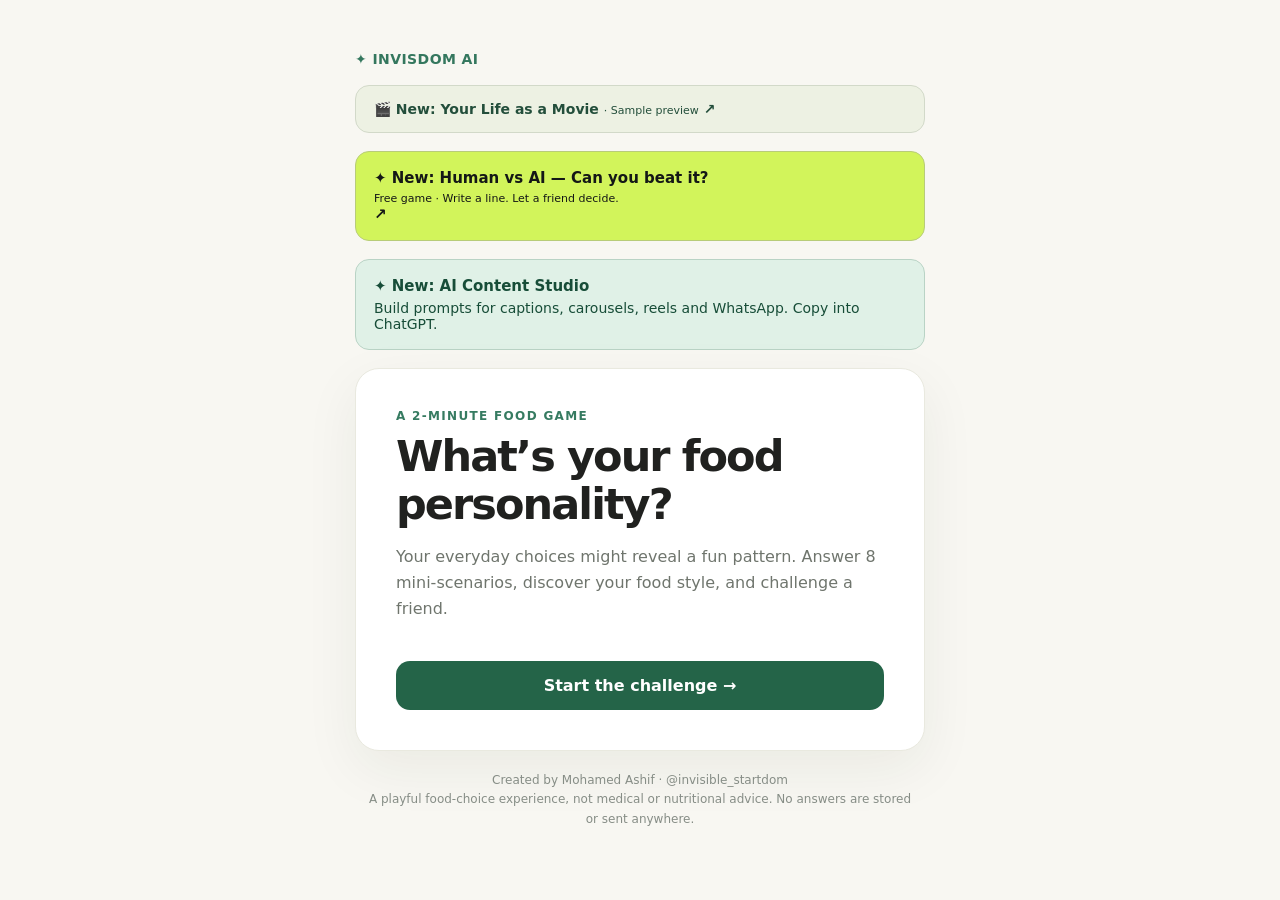
<file: index.html>
<!doctype html><html lang="en"><head><meta charset="utf-8"><meta name="viewport" content="width=device-width, initial-scale=1"><title>INVISDOM AI — Discover your food personality</title><style>:root{font-family:Inter,system-ui,-apple-system,Segoe UI,sans-serif;color:#20211f;background:#f8f7f2}*{box-sizing:border-box}body{margin:0;min-height:100vh;display:grid;place-items:center;padding:18px}.wrap{width:min(100%,570px)}.brand{font-size:14px;font-weight:800;letter-spacing:.03em;color:#34775e;margin-bottom:18px}.panel{background:white;padding:clamp(24px,6vw,40px);border:1px solid #e9e9df;border-radius:24px;box-shadow:0 18px 55px #1f2a1710}h1{font-size:clamp(29px,6vw,43px);letter-spacing:-.045em;line-height:1.12;margin:9px 0 14px}.muted{color:#6f756d;line-height:1.6}.eyebrow{font-size:12px;font-weight:800;letter-spacing:.11em;color:#367b61;text-transform:uppercase}.btn,.option{cursor:pointer;border:0;font:inherit}.btn{background:#246448;color:white;border-radius:14px;padding:15px 23px;font-weight:700;margin-top:24px;width:100%}.btn.secondary{background:#eaf3ed;color:#20583e;margin-top:10px}.option{display:block;text-align:left;width:100%;background:#f7f8f5;border:1px solid #e7ebe5;padding:15px 17px;border-radius:14px;margin:10px 0;font-weight:550;color:#2d332e}.option:hover,.option:focus{background:#e8f5ed;border-color:#80b394}.progress{height:7px;background:#e9efea;border-radius:10px;overflow:hidden;margin:17px 0 30px}.fill{height:100%;background:#368b62;transition:width .25s}.score{font-size:15px;color:#607365;font-weight:650}.result{background:#edf6ee;border-radius:17px;padding:20px;margin-top:25px}.result h2{margin:6px 0}.foot{font-size:12px;color:#868d86;text-align:center;line-height:1.6;padding:20px 12px}button:focus-visible{outline:3px solid #69b38c;outline-offset:3px}</style></head><body><main class="wrap"><div class="brand">✦ INVISDOM AI</div><a href="movie/" style="display:block;margin-bottom:18px;padding:15px 18px;border:1px solid #d2d9c9;border-radius:14px;background:#edf1e3;color:#234e3b;text-decoration:none;font-size:14px;font-weight:650">🎬 New: Your Life as a Movie <span style="font-size:11px;font-weight:400">· Sample preview</span> ↗</a><a href="arena/" style="display:block;margin-bottom:18px;padding:17px 18px;border:1px solid #b8cc79;border-radius:14px;background:#d2f45b;color:#141716;text-decoration:none;font-size:15px;font-weight:800">✦ New: Human vs AI — Can you beat it? <span style="display:block;margin-top:5px;font-size:11px;font-weight:400">Free game · Write a line. Let a friend decide.</span> ↗</a><a href="content-studio/" style="display:block;margin-bottom:18px;padding:17px 18px;border:1px solid #b9d3c5;border-radius:14px;background:#e0f1e7;color:#174d38;text-decoration:none;font-size:15px;font-weight:800">✦ New: AI Content Studio <span style="display:block;margin-top:5px;font-size:14px;font-weight:400">Build prompts for captions, carousels, reels and WhatsApp. Copy into ChatGPT.</span></a><section id="app" class="panel" aria-live="polite"></section><div class="foot">Created by Mohamed Ashif · @invisible_startdom<br>A playful food-choice experience, not medical or nutritional advice. No answers are stored or sent anywhere.</div></main><script>
const questions=[
{q:'You have 15 minutes for lunch. What do you choose?',a:['Try somewhere new','Grab my usual favorite','Find something balanced','Pick what is quickest']},
{q:'You spot an unfamiliar dish on a menu.',a:['Order it immediately','Stay with something I know','Check the ingredients first','Decide based on my mood']},
{q:'Your afternoon gets unexpectedly busy.',a:['Discover a new quick bite','Reach for my comfort snack','Pause and plan my next meal','Eat when I get a chance']},
{q:'A friend suggests a weekend food outing.',a:['New cuisine, definitely!','My favorite restaurant','A place with plenty of choices','Anywhere that fits our plans']},
{q:'Which food-shopping style sounds most like you?',a:['I love discovering new items','I buy trusted favorites','I make a list first','I improvise as I go']},
{q:'Someone brings a surprise dessert.',a:['Excited to taste it','Hope it is my favorite','Have some if I feel like it','See what everyone else does']},
{q:'How do you decide what to cook?',a:['Experiment with a recipe','Make a familiar meal','Consider what I have and need','Create something on the spot']},
{q:'What sounds most enjoyable at a food market?',a:['Sampling unusual flavors','Finding old favorites','Exploring fresh options','Following whatever catches my eye']}
];
const profiles=[{name:'The Flavor Explorer',emoji:'🌍',desc:'You are drawn to novelty and discovery. Trying new flavors is part of the fun.'},{name:'The Comfort Curator',emoji:'💛',desc:'Familiar favorites matter to you. You know which foods make an occasion feel special.'},{name:'The Thoughtful Chooser',emoji:'🌱',desc:'You like to pause, consider options, and make intentional food choices.'},{name:'The Spontaneous Foodie',emoji:'⚡',desc:'You are flexible and resourceful. Your food decisions adapt to the moment.'}];
let step=-1, answers=[];const el=document.getElementById('app');
function render(){if(step===-1){el.innerHTML='<div class="eyebrow">A 2-minute food game</div><h1>What’s your food personality?</h1><p class="muted">Your everyday choices might reveal a fun pattern. Answer 8 mini-scenarios, discover your food style, and challenge a friend.</p><button class="btn" id="start">Start the challenge →</button>';document.getElementById('start').onclick=()=>{step=0;render()};return}
if(step<questions.length){const item=questions[step];el.innerHTML='<div class="eyebrow">Question '+(step+1)+' of '+questions.length+'</div><div class="progress"><div class="fill" style="width:'+100*step/questions.length+'%"></div></div><h1>'+item.q+'</h1><div id="choices"></div><p class="muted score">No right or wrong answers.</p>';const choices=document.getElementById('choices');item.a.forEach((a,i)=>{const b=document.createElement('button');b.className='option';b.textContent=String.fromCharCode(65+i)+'. '+a;b.onclick=()=>{answers.push(i);step++;render()};choices.appendChild(b)});return}
const scores=[0,0,0,0];answers.forEach(i=>scores[i]++);const top=scores.indexOf(Math.max(...scores));const p=profiles[top];el.innerHTML='<div class="eyebrow">Your INVISDOM result</div><h1>'+p.emoji+' '+p.name+'</h1><p class="muted">'+p.desc+'</p><div class="result"><h2>Your mini food challenge</h2><p>Try one food choice outside your usual routine this week, and notice what you enjoy about it.</p></div><button class="btn" id="share">Share my result ↗</button><button class="btn secondary" id="again">Play again</button>';document.getElementById('again').onclick=()=>{answers=[];step=-1;render()};document.getElementById('share').onclick=async()=>{const url=location.protocol.startsWith('http')?location.href:'';const text='I tried INVISDOM AI and got “'+p.name+'” '+p.emoji+'! What is your food personality?'+(url?' '+url:'');try{if(navigator.share){await navigator.share({title:'INVISDOM AI food personality',text})}else if(navigator.clipboard){await navigator.clipboard.writeText(text);alert('Result copied!')}else prompt('Copy your result:',text)}catch(e){if(e.name!=='AbortError')prompt('Copy your result:',text)}}}
render();
</script></body></html>
</file>
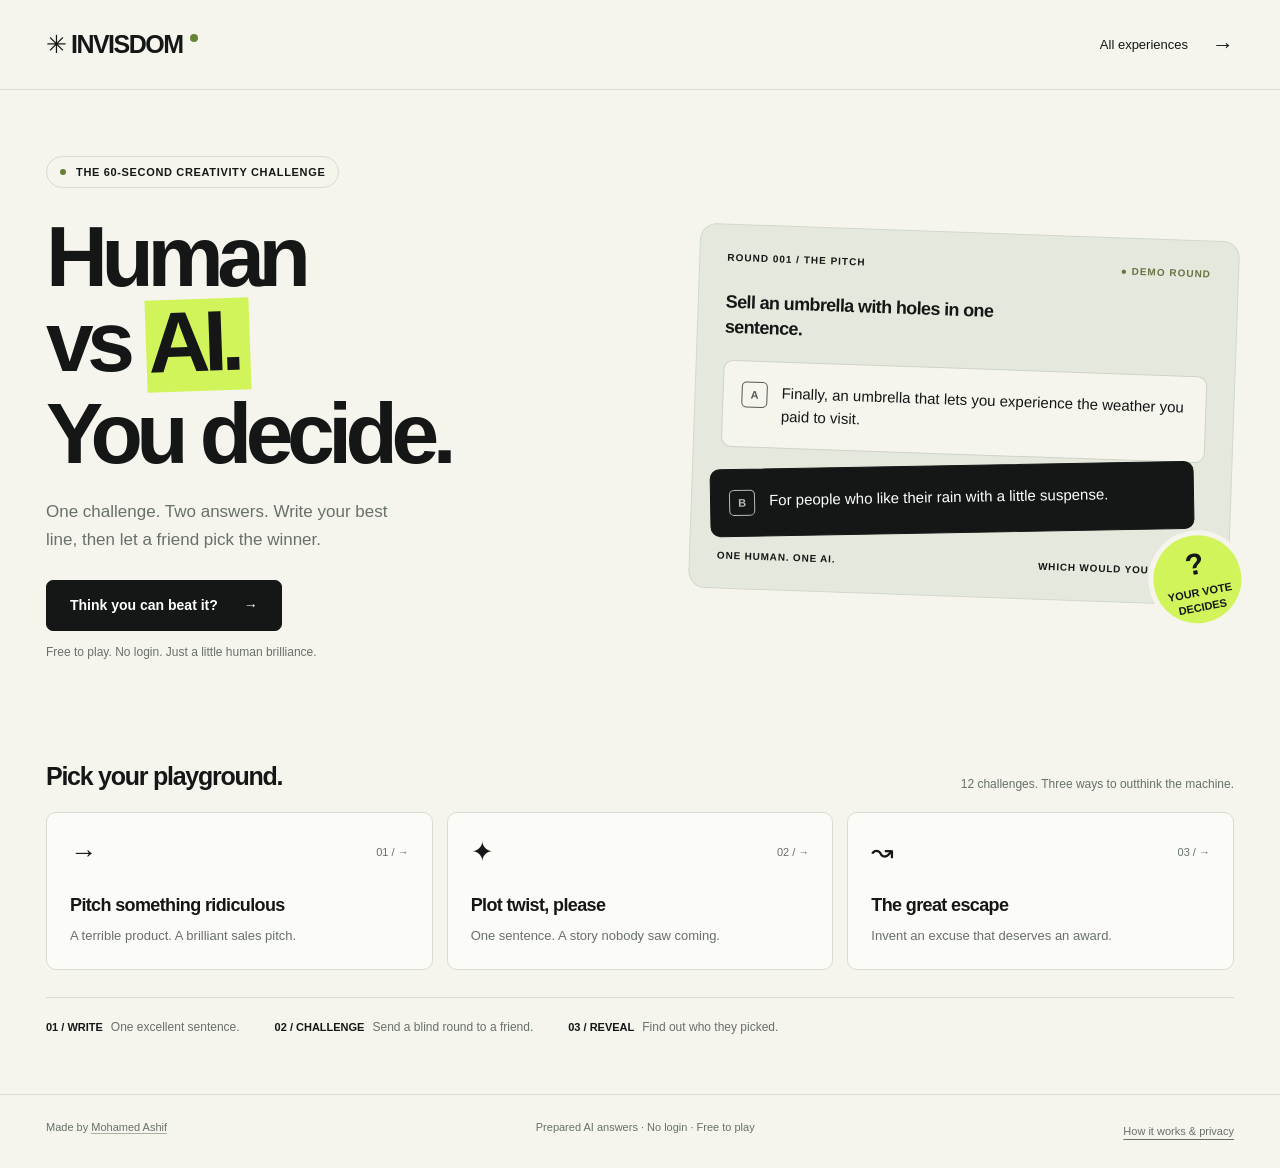
<file: arena/index.html>
<!doctype html>
<html lang="en">
<head>
 <meta charset="utf-8"><meta name="viewport" content="width=device-width,initial-scale=1">
 <meta name="theme-color" content="#141716">
 <title>Human vs AI — INVISDOM</title>
 <meta name="description" content="One challenge. Two answers. You choose the winner. Write your best line, challenge a prepared AI opponent, and let a friend decide. Free, no login.">
 <meta property="og:title" content="Human vs AI — Which answer wins?">
 <meta property="og:description" content="Write one brilliant line. Let a friend pick the winner. A free INVISDOM challenge.">
 <meta property="og:type" content="website">
 <link rel="stylesheet" href="arena.css">
</head>
<body>
 <header class="header"><a class="wordmark" href="../" aria-label="INVISDOM home">✳ INVISDOM<span class="brand-dot"></span></a><a class="home-link" href="../">All experiences <span>→</span></a></header>
 <main id="app"></main>
 <footer><span>Made by <a href="https://github.com/Ashif-6644" target="_blank" rel="noopener">Mohamed Ashif</a></span><span>Prepared AI answers · No login · Free to play</span><button id="about" class="text-link">How it works & privacy</button></footer>
 <dialog id="info"><button class="close" id="close-info" aria-label="Close">×</button><p class="eyebrow">THE SMALL PRINT, SIMPLIFIED</p><h2>Creativity wins.</h2><p>AI opponents are original answers written in advance and included with the game. There is no live AI generation, paid API, sign-up, or subscription.</p><p>Your name and answer travel inside the share link. Anyone with that link can read them, so use a nickname and keep private details out. These links are for casual play and can be edited; this is not a verified competition.</p><p>Each vote and its result stay in that browser tab. There is no shared vote count, public leaderboard, or analytics. To tell the creator who won, use “Send my verdict.” GitHub supplies the hosting and may process connection data under its own policies.</p></dialog>
 <div id="toast" class="toast" role="status" aria-live="polite" hidden></div>
 <script type="module" src="arena.mjs"></script>
</body></html>
</file>
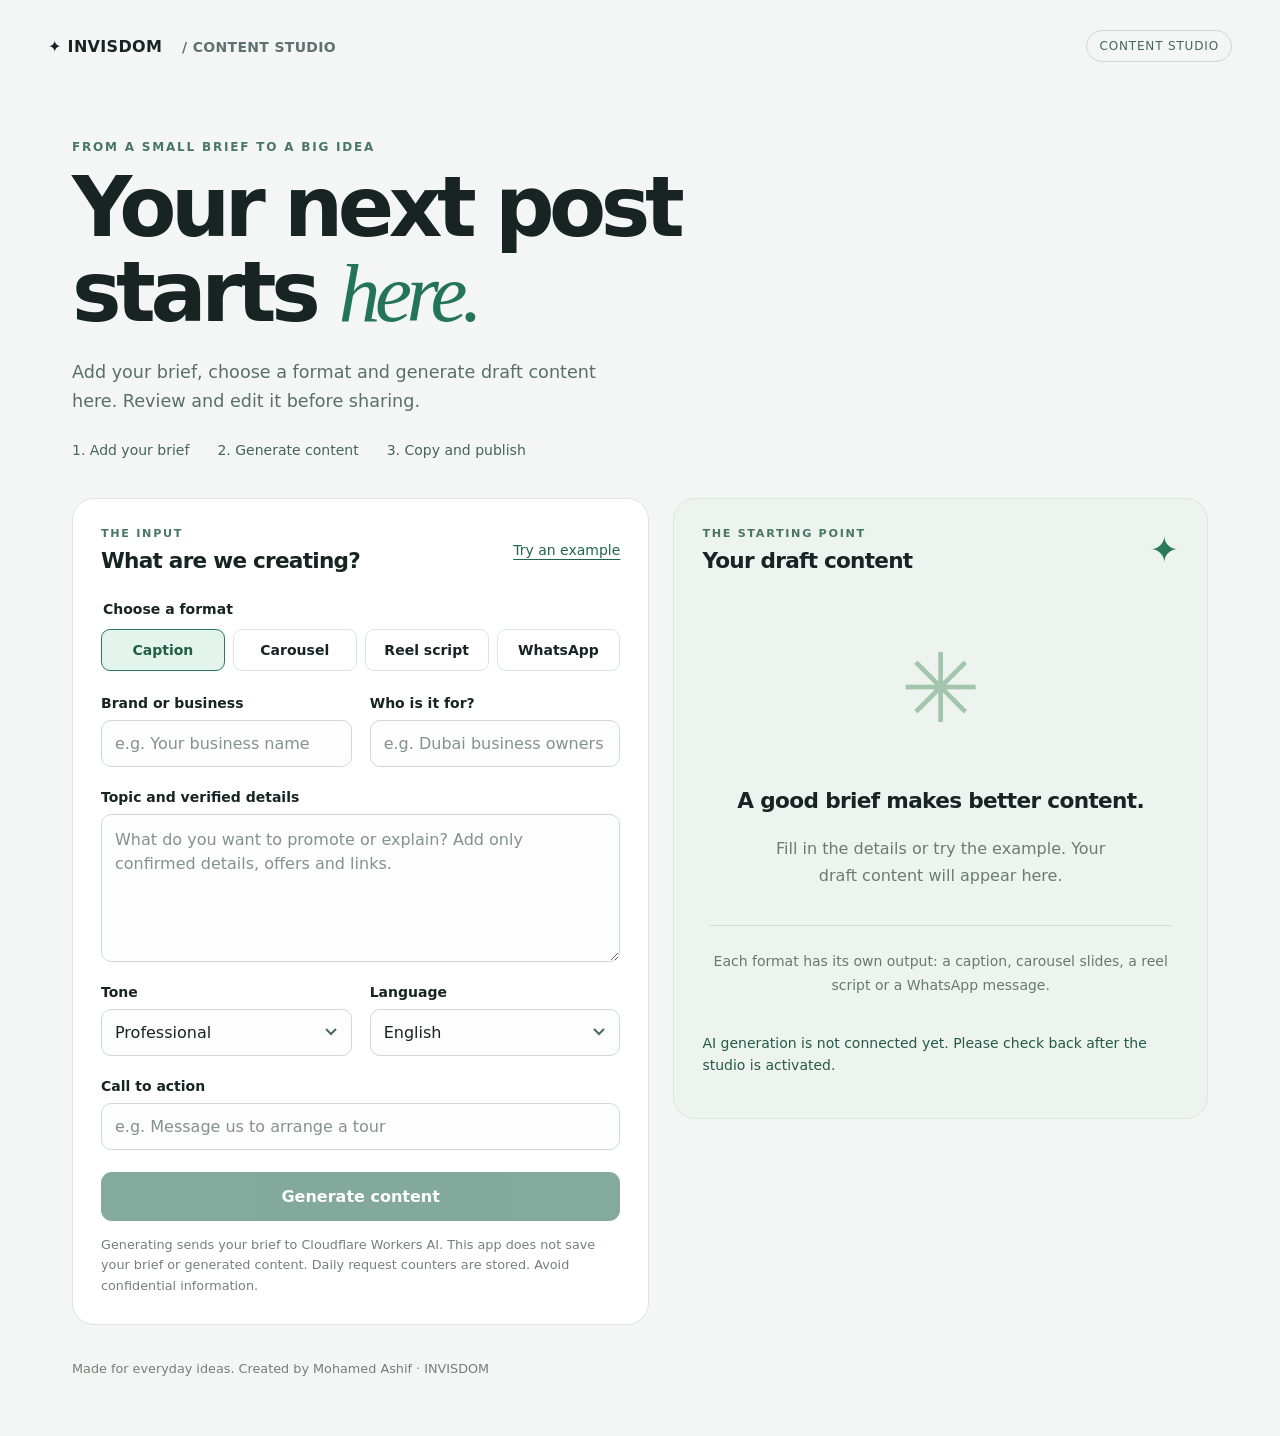
<file: content-studio/index.html>
<!doctype html>
<html lang="en">
<head>
  <meta charset="utf-8"><meta name="viewport" content="width=device-width,initial-scale=1">
  <meta name="description" content="Create draft captions, carousels, reel scripts and WhatsApp messages from your business brief.">
  <title>Content Studio · INVISDOM</title>
  <link rel="stylesheet" href="studio.css">
  <script src="config.js"></script>
  <script type="module" src="studio.mjs"></script>
</head>
<body>
  <header><a class="brand" href="../">✦ INVISDOM <span>/ CONTENT STUDIO</span></a><span class="badge">CONTENT STUDIO</span></header>
  <main>
    <section class="intro"><p class="eyebrow">FROM A SMALL BRIEF TO A BIG IDEA</p><h1>Your next post<br>starts <em>here.</em></h1><p class="lede">Add your brief, choose a format and generate draft content here. Review and edit it before sharing.</p><div class="steps"><span>1. Add your brief</span><span>2. Generate content</span><span>3. Copy and publish</span></div></section>
    <div class="workspace">
      <form id="brief-form" class="card">
        <div class="card-heading"><div><p class="eyebrow">THE INPUT</p><h2>What are we creating?</h2></div><button type="button" class="text-button" id="example">Try an example</button></div>
        <fieldset><legend>Choose a format</legend><div class="formats">
          <label><input type="radio" name="format" value="caption" checked><span>Caption</span></label>
          <label><input type="radio" name="format" value="carousel"><span>Carousel</span></label>
          <label><input type="radio" name="format" value="reel"><span>Reel script</span></label>
          <label><input type="radio" name="format" value="whatsapp"><span>WhatsApp</span></label>
        </div></fieldset>
        <div class="pair"><label>Brand or business<input name="brand" required maxlength="160" placeholder="e.g. Your business name" autocomplete="organization"></label><label>Who is it for?<input name="audience" required maxlength="300" placeholder="e.g. Dubai business owners"></label></div>
        <label>Topic and verified details<textarea name="brief" required maxlength="3000" rows="5" placeholder="What do you want to promote or explain? Add only confirmed details, offers and links."></textarea></label>
        <div class="pair"><label>Tone<select name="tone"><option>Professional</option><option>Warm and friendly</option><option>Bold and energetic</option><option>Premium and elegant</option></select></label><label>Language<select name="language"><option>English</option><option>Arabic</option><option>English and Arabic</option></select></label></div>
        <label>Call to action<input name="cta" required maxlength="500" placeholder="e.g. Message us to arrange a tour"></label>
        <button type="submit" class="primary">Generate content</button>
        <p class="small">Generating sends your brief to Cloudflare Workers AI. This app does not save your brief or generated content. Daily request counters are stored. Avoid confidential information.</p>
      </form>
      <section class="card output-card" aria-labelledby="output-heading">
        <div class="card-heading"><div><p class="eyebrow">THE STARTING POINT</p><h2 id="output-heading">Your draft content</h2></div><span class="spark">✦</span></div>
        <div id="empty"><div class="empty-art" aria-hidden="true">✳</div><h3>A good brief makes better content.</h3><p>Fill in the details or try the example. Your draft content will appear here.</p><div class="note">Each format has its own output: a caption, carousel slides, a reel script or a WhatsApp message.</div></div>
        <label id="result-label" hidden>Draft content<textarea id="result" rows="18" readonly></textarea></label>
        <div id="actions" hidden><button type="button" class="primary" id="copy">Copy content</button><button type="button" class="secondary" id="regenerate">Generate another version</button><p class="small">Check names, facts, contact details and translations before publishing.</p><button type="button" class="text-button" id="download">Download content (.txt)</button></div>
        <p id="status" role="status" aria-live="polite"></p>
      </section>
    </div>
  </main><footer>Made for everyday ideas. Created by Mohamed Ashif · INVISDOM</footer>
</body></html>
</file>
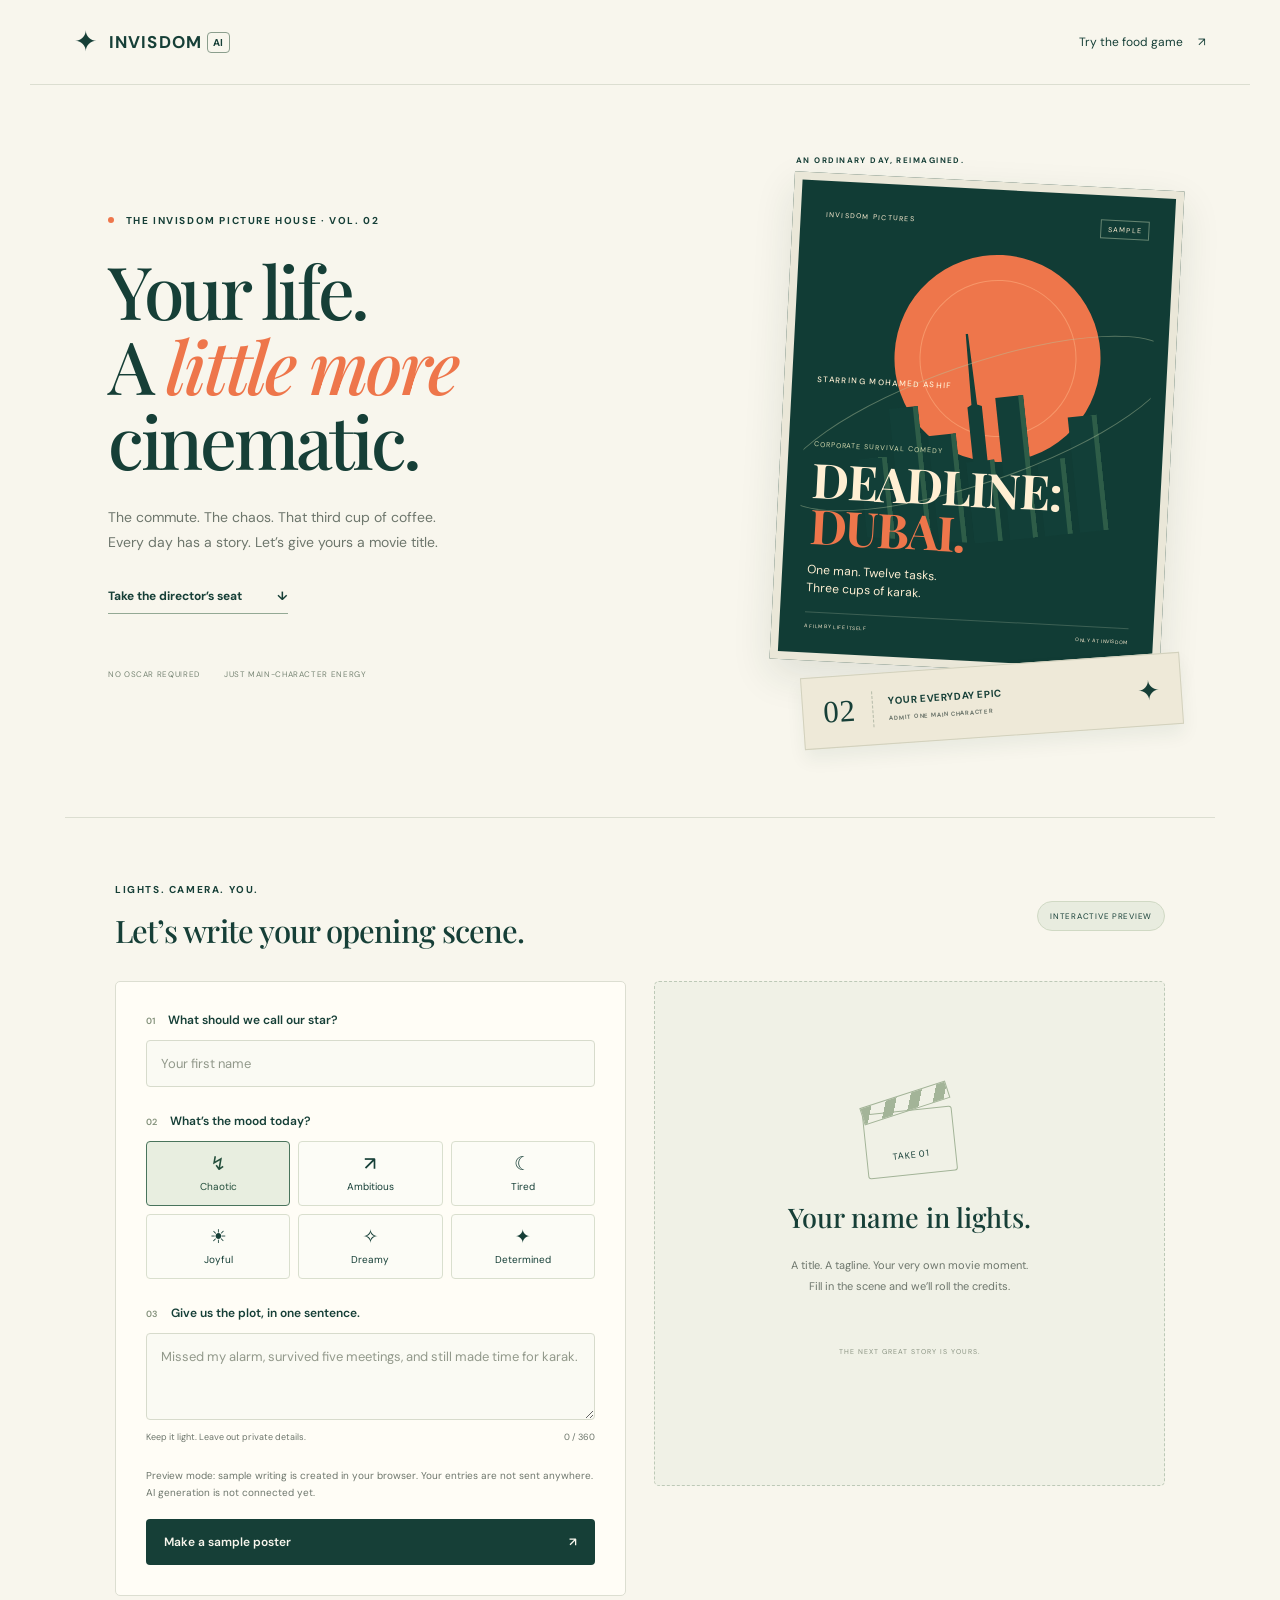
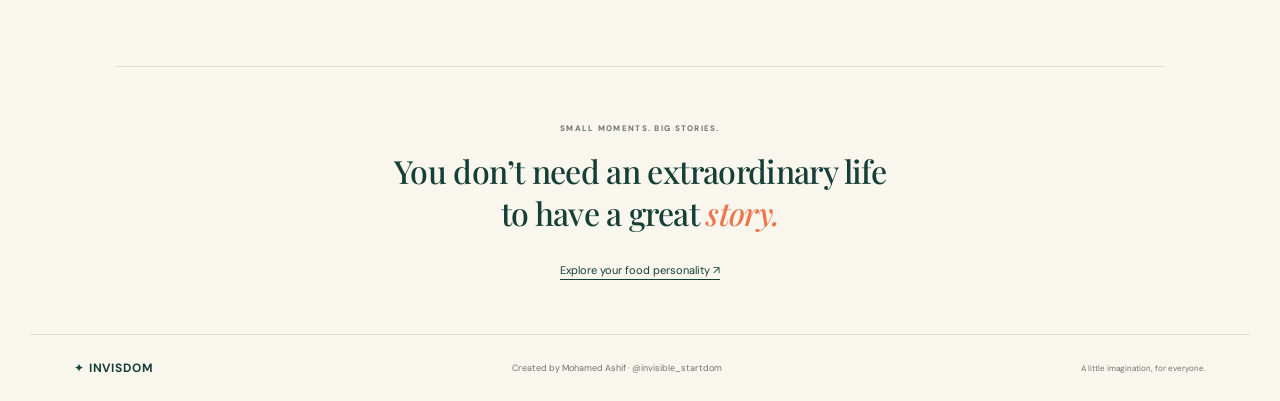
<file: movie/index.html>
<!doctype html>
<html lang="en">
<head>
  <meta charset="utf-8">
  <meta name="viewport" content="width=device-width,initial-scale=1">
  <meta name="theme-color" content="#123f38">
  <meta name="description" content="Give your everyday life the big-screen treatment. Create a movie title, tagline and shareable poster with INVISDOM.">
  <meta property="og:title" content="Your Life as a Movie · INVISDOM">
  <meta property="og:description" content="One ordinary day. One extraordinary movie. What would yours be called?">
  <title>Your Life as a Movie · INVISDOM</title>
  <link rel="stylesheet" href="movie.css">
  <script src="config.js" defer></script>
  <script src="movie.js" type="module"></script>
</head>
<body>
<header class="topbar"><a class="brand" href="../"><span class="brand-mark" aria-hidden="true">✦</span> INVISDOM<span class="brand-ai">AI</span></a><a class="back-link" href="../">Try the food game <span aria-hidden="true">↗</span></a></header>
<main>
  <section class="intro" aria-labelledby="page-title">
    <div class="intro-copy"><p class="eyebrow"><span class="dot"></span> THE INVISDOM PICTURE HOUSE · VOL. 02</p><h1 id="page-title">Your life.<br>A <em>little more</em><br>cinematic.</h1><p class="intro-text">The commute. The chaos. That third cup of coffee.<br>Every day has a story. Let’s give yours a movie title.</p><a class="jump-link" href="#studio">Take the director’s seat <span aria-hidden="true">↓</span></a><div class="intro-foot"><span>NO OSCAR REQUIRED</span><span>JUST MAIN-CHARACTER ENERGY</span></div></div>
    <div class="hero-art" aria-label="Example movie poster: Deadline Dubai"><div class="art-caption">AN ORDINARY DAY, REIMAGINED.</div><div class="poster sample-poster"><div class="poster-top"><span>INVISDOM PICTURES</span><span class="poster-stamp">SAMPLE</span></div><div class="poster-orbit"><div class="sun"></div><div class="skyline"><i></i><i></i><i></i><i></i><i></i><i></i><i></i></div><div class="orbit-line"></div></div><div class="poster-name">STARRING MOHAMED ASHIF</div><div class="poster-bottom"><p class="poster-genre">CORPORATE SURVIVAL COMEDY</p><h2>DEADLINE:<br><span>DUBAI.</span></h2><p class="poster-tagline">One man. Twelve tasks.<br>Three cups of karak.</p><div class="poster-rule"></div><div class="poster-credit">A FILM BY LIFE ITSELF <span>ONLY AT INVISDOM</span></div></div></div><div class="ticket"><span class="ticket-number">02</span><div>YOUR EVERYDAY EPIC<small>ADMIT ONE MAIN CHARACTER</small></div><span class="ticket-icon" aria-hidden="true">✦</span></div></div>
  </section>
  <section class="studio" id="studio" aria-labelledby="studio-title">
    <div class="studio-heading"><div><p class="eyebrow">LIGHTS. CAMERA. YOU.</p><h2 id="studio-title">Let’s write your opening scene.</h2></div><span class="mode-badge" id="mode-badge">INTERACTIVE PREVIEW</span></div>
    <div class="workspace">
      <form id="movie-form" class="form-card">
        <label class="field-label" for="first-name"><span class="field-number">01</span> What should we call our star?</label><input id="first-name" name="name" maxlength="40" placeholder="Your first name" autocomplete="given-name" required>
        <fieldset><legend class="field-label"><span class="field-number">02</span> What’s the mood today?</legend><div class="mood-grid"><label><input type="radio" name="mood" value="chaotic" checked><span><b aria-hidden="true">↯</b> Chaotic</span></label><label><input type="radio" name="mood" value="ambitious"><span><b aria-hidden="true">↗</b> Ambitious</span></label><label><input type="radio" name="mood" value="tired"><span><b aria-hidden="true">☾</b> Tired</span></label><label><input type="radio" name="mood" value="joyful"><span><b aria-hidden="true">☀</b> Joyful</span></label><label><input type="radio" name="mood" value="dreamy"><span><b aria-hidden="true">✧</b> Dreamy</span></label><label><input type="radio" name="mood" value="determined"><span><b aria-hidden="true">✦</b> Determined</span></label></div></fieldset>
        <label class="field-label" for="day"><span class="field-number">03</span> Give us the plot, in one sentence.</label><textarea id="day" name="day" rows="3" minlength="8" maxlength="360" placeholder="Missed my alarm, survived five meetings, and still made time for karak." required aria-describedby="day-help"></textarea><div class="field-help"><span id="day-help">Keep it light. Leave out private details.</span><span id="char-count">0 / 360</span></div>
        <p class="privacy" id="privacy">Preview mode: sample writing is created in your browser. Your entries are not sent anywhere. AI generation is not connected yet.</p>
        <button class="primary" id="generate" type="submit"><span id="generate-label">Make a sample poster</span><span aria-hidden="true">↗</span></button><p class="form-status" id="form-status" role="status" aria-live="polite"></p>
      </form>
      <aside class="result-card" id="result" aria-label="Your movie poster">
        <div class="result-empty" id="result-empty"><div class="clapper" aria-hidden="true"><div></div><span>TAKE 01</span></div><h3>Your name in lights.</h3><p>A title. A tagline. Your very own movie moment.<br>Fill in the scene and we’ll roll the credits.</p><span class="little-label">THE NEXT GREAT STORY IS YOURS.</span></div>
        <div id="result-content" hidden><div class="result-heading"><span class="eyebrow" id="result-mode">SAMPLE POSTER</span><span class="take-label" id="take-label">TAKE 01</span></div><div class="poster generated-poster" id="generated-poster"><div class="poster-top"><span>INVISDOM PICTURES</span><span class="poster-stamp" id="poster-stamp">SAMPLE</span></div><div class="poster-orbit"><div class="sun"></div><div class="skyline"><i></i><i></i><i></i><i></i><i></i><i></i><i></i></div><div class="orbit-line"></div></div><div class="poster-name" id="poster-name"></div><div class="poster-bottom"><p class="poster-genre" id="poster-genre"></p><h2 id="poster-title"></h2><p class="poster-tagline" id="poster-tagline"></p><div class="poster-rule"></div><div class="poster-credit">A FILM BY LIFE ITSELF <span>INVISDOM · ASHIF-6644.GITHUB.IO</span></div></div></div><h3 class="story-label">THE STORY</h3><p class="story" id="story"></p><div class="result-actions"><button type="button" class="primary" id="download">Download poster <span aria-hidden="true">↓</span></button><button type="button" class="secondary" id="share">Share <span aria-hidden="true">↗</span></button></div><p class="share-help">Download the image for Instagram Stories. Share sends the poster where your device supports it.</p><p id="share-status" class="form-status" role="status" aria-live="polite"></p><details class="copy-fallback" id="copy-fallback" hidden><summary>Copy your movie text</summary><textarea id="copy-text" readonly aria-label="Movie text to copy"></textarea></details></div>
      </aside>
    </div>
  </section>
  <section class="closing"><p class="eyebrow">SMALL MOMENTS. BIG STORIES.</p><h2>You don’t need an extraordinary life<br>to have a great <em>story.</em></h2><a href="../">Explore your food personality <span aria-hidden="true">↗</span></a></section>
</main>
<footer><a class="brand" href="../">✦ INVISDOM</a><p>Created by Mohamed Ashif · <a href="https://www.instagram.com/invisible_startdom/" target="_blank" rel="noopener noreferrer">@invisible_startdom</a></p><span>A little imagination, for everyone.</span></footer>
</body></html>
</file>
<file: arena/arena.css>
:root{--ink:#141716;--muted:#68706a;--paper:#f5f5ee;--lime:#d2f45b;--line:#d8dcd1;--white:#fff;--font:Arial,Helvetica,sans-serif;font-family:var(--font);color:var(--ink);background:var(--paper);font-synthesis:none}*{box-sizing:border-box}body{margin:0}button,input,textarea{font:inherit}button,a{-webkit-tap-highlight-color:transparent}button{cursor:pointer}a{color:inherit}button:focus-visible,a:focus-visible,input:focus-visible,textarea:focus-visible{outline:3px solid #548642;outline-offset:4px}button:disabled{opacity:.5;cursor:not-allowed}[hidden]{display:none!important}.header{max-width:1280px;margin:auto;padding:30px 46px;display:flex;align-items:center;justify-content:space-between;border-bottom:1px solid var(--line)}.wordmark{font-weight:900;letter-spacing:-.06em;font-size:25px;text-decoration:none;display:flex;gap:7px;align-items:center}.brand-dot{width:8px;height:8px;border-radius:50%;background:#668336;align-self:flex-start;margin-top:4px}.home-link{font-size:13px;text-decoration:none;display:flex;gap:24px;align-items:center}.home-link span{font-size:22px}.eyebrow{font-size:11px;letter-spacing:.15em;font-weight:800;line-height:1.5}.pill{border:1px solid var(--line);border-radius:100px;display:inline-flex;gap:10px;padding:9px 13px;font-size:11px;letter-spacing:.06em;font-weight:700;align-items:center}.pulse{width:6px;height:6px;border-radius:50%;background:#657f37}.hero{max-width:1280px;margin:auto;display:grid;grid-template-columns:1.08fr 1fr;gap:65px;padding:66px 46px 58px;align-items:center}.hero h1{font-size:clamp(58px,6.7vw,90px);line-height:.99;letter-spacing:-.075em;font-weight:800;margin:26px 0 22px}.hero h1 em{font-style:normal;display:inline-block;background:var(--lime);padding:0 12px 7px 2px;transform:rotate(-2deg)}.lead{font-size:17px;line-height:1.65;max-width:370px;color:var(--muted);margin:0 0 26px}.micro{font-size:12px;color:var(--muted);line-height:1.6}.primary,.secondary{display:inline-flex;align-items:center;justify-content:center;gap:26px;min-height:51px;border:1px solid var(--ink);border-radius:7px;padding:14px 23px;font-size:14px;font-weight:700;text-decoration:none;background:var(--ink);color:white}.primary:hover{background:#30382f}.primary.lime{background:var(--lime);color:var(--ink)}.primary.lime:hover{background:#c5e649}.secondary{background:transparent;color:var(--ink);border-color:#c8cdc2}.secondary:hover{background:#e9ecdf}.text-link{border:0;background:none;padding:4px 0;color:var(--muted);text-decoration:underline;text-underline-offset:4px;font-size:12px}.arena-demo{position:relative;padding:27px;background:#e5e8dc;border:1px solid #d3d9c9;border-radius:17px;transform:rotate(2deg)}.demo-header{display:flex;justify-content:space-between;align-items:center;font-size:10px;letter-spacing:.1em;font-weight:800;margin-bottom:27px}.live-label{display:flex;gap:6px;align-items:center;color:#657442}.demo-title{font-size:18px;line-height:1.4;letter-spacing:-.035em;margin:0 0 20px;max-width:290px}.demo-card{display:flex;gap:14px;align-items:flex-start;border:1px solid #cfd4c7;border-radius:10px;background:var(--paper);padding:20px 18px;font-size:15px;line-height:1.5;margin-top:10px}.demo-card.picked{background:var(--ink);color:white;transform:rotate(-3deg) translateX(-9px);border-color:var(--ink)}.letter{display:grid;place-items:center;flex:none;width:26px;height:26px;border:1px solid currentColor;border-radius:5px;font-size:11px;font-weight:800;opacity:.7}.demo-card p{margin:0}.demo-bottom{display:flex;justify-content:space-between;margin-top:25px;font-size:10px;letter-spacing:.08em;font-weight:700}.vote-seal{position:absolute;right:-19px;bottom:-24px;border-radius:50%;height:98px;width:98px;border:5px solid var(--paper);display:flex;justify-content:center;align-items:center;flex-direction:column;background:var(--lime);transform:rotate(-13deg);font-size:11px;line-height:1.4;text-align:center;font-weight:800}.vote-seal strong{font-size:30px}.section{max-width:1280px;padding:30px 46px 60px;margin:auto}.section-head{display:flex;align-items:end;justify-content:space-between;gap:20px;margin-bottom:21px}.section-head h2{font-size:25px;letter-spacing:-.05em;margin:0}.section-head p{font-size:12px;color:var(--muted);margin:0}.categories{display:grid;grid-template-columns:repeat(3,1fr);gap:14px}.category{background:#fff9;border:1px solid var(--line);border-radius:10px;text-align:left;padding:23px;transition:transform .15s,border-color .15s;color:var(--ink)}.category:hover{transform:translateY(-4px);border-color:#6c7e4e}.category-top{display:flex;align-items:center;justify-content:space-between;font-size:11px;color:var(--muted)}.category-icon{font-size:27px;color:var(--ink)}.category h3{font-size:18px;letter-spacing:-.035em;margin:27px 0 10px}.category p{font-size:13px;line-height:1.55;color:var(--muted);margin:0}.how{display:flex;gap:35px;border-top:1px solid var(--line);padding-top:22px;margin-top:27px}.how span{font-size:12px;color:var(--muted)}.how b{color:var(--ink);margin-right:8px;font-size:11px}.stage{max-width:760px;margin:0 auto;padding:42px 30px 70px;min-height:72vh}.back{border:0;background:none;padding:0;color:var(--muted);font-size:12px;margin-bottom:32px}.stage-head{display:flex;gap:12px;align-items:center;justify-content:space-between;margin-bottom:20px}.stage h1{font-size:clamp(32px,5vw,49px);letter-spacing:-.055em;line-height:1.12;margin:13px 0 16px}.stage .intro{font-size:15px;line-height:1.65;color:var(--muted)}.writing{background:white;border:1px solid var(--line);border-radius:12px;padding:27px;margin-top:25px}.field-label{display:flex;justify-content:space-between;gap:15px;font-size:12px;font-weight:700;margin:0 0 10px}.field-label span{font-weight:400;color:var(--muted)}input,textarea{width:100%;border:1px solid var(--line);border-radius:7px;background:#fafbf7;color:var(--ink);padding:14px;line-height:1.5;font-size:16px}textarea{resize:vertical;min-height:142px}.field{margin-bottom:22px}.counter{font-size:11px;color:var(--muted);text-align:right;margin-top:7px}.form-bottom{display:flex;align-items:center;justify-content:space-between;gap:16px}.form-bottom p{max-width:190px;font-size:11px;line-height:1.5;color:var(--muted);margin:0}.change{font-size:11px;background:transparent;border:1px solid var(--line);padding:8px 12px;border-radius:100px;color:var(--muted)}.error{font-size:13px;color:#a82d29;line-height:1.5}.notice{background:#e9eddf;border:1px solid #d1d9c2;border-radius:8px;padding:13px 16px;font-size:12px;color:#4c5c3b;line-height:1.6;margin:20px 0}.options{display:grid;gap:14px;margin:27px 0}.vote-option{display:flex;gap:18px;padding:25px;width:100%;background:#fff;border:1px solid var(--line);border-radius:12px;color:var(--ink);text-align:left;align-items:flex-start}.vote-option p{font-size:19px;line-height:1.5;letter-spacing:-.025em;margin:0;overflow-wrap:anywhere}.vote-option:hover{border-color:#6d7e4f;background:#f1f6e6}.vote-option .letter{width:33px;height:33px;color:#7d856f}.vote-option.selected{border-color:var(--ink);background:var(--ink);color:#fff}.vote-option.selected .letter{color:var(--lime)}.option-id{font-size:10px;letter-spacing:.13em;display:block;margin-bottom:7px;font-weight:800;color:#758164}.selected .option-id{color:var(--lime)}.option-content{flex:1;min-width:0}.option-action{font-size:20px;align-self:center}.actions{display:flex;gap:10px;flex-wrap:wrap;margin-top:23px}.result-badge{background:var(--lime);display:inline-block;border:1px solid #bfd943;padding:7px 12px;border-radius:100px;font-size:11px;font-weight:800;letter-spacing:.07em;margin:10px 0}.result-hero{background:var(--ink);border-radius:13px;padding:32px;color:white;margin:24px 0}.result-hero .eyebrow{color:var(--lime)}.result-hero h2{font-size:35px;letter-spacing:-.045em;line-height:1.1;margin:17px 0}.result-hero p{font-size:17px;line-height:1.6;margin:0;overflow-wrap:anywhere}.link-box{display:flex;gap:8px;margin-top:16px}.link-box input{font-size:12px;min-width:0;flex:1}.link-box button{min-width:80px}.share-note{color:var(--muted);font-size:12px;line-height:1.65;margin-top:16px}.invalid{padding:25px;background:white;border:1px solid var(--line);border-radius:12px}footer{max-width:1280px;margin:auto;border-top:1px solid var(--line);padding:24px 46px;display:flex;justify-content:space-between;gap:20px;flex-wrap:wrap;font-size:11px;line-height:1.5;color:var(--muted)}footer a{text-decoration:none;border-bottom:1px solid #aab19e}footer .text-link{font-size:11px}dialog{max-width:530px;width:calc(100% - 36px);border:1px solid var(--line);border-radius:14px;background:var(--paper);padding:33px;color:var(--ink)}dialog::backdrop{background:#131c15a6;backdrop-filter:blur(5px)}dialog h2{font-size:31px;letter-spacing:-.04em}dialog p{font-size:13px;line-height:1.75;color:var(--muted)}dialog .eyebrow{font-size:10px;color:#617d36}.close{position:absolute;top:14px;right:16px;font-size:25px;line-height:1;border:0;background:none;color:var(--muted)}.toast{position:fixed;bottom:24px;left:50%;transform:translateX(-50%);background:var(--ink);color:white;padding:14px 22px;border-radius:8px;font-size:13px;box-shadow:0 8px 30px #0003;max-width:90%;z-index:5}.success-mark{display:inline-grid;place-items:center;width:33px;height:33px;background:var(--lime);border-radius:50%;font-size:19px;margin-bottom:10px}@media(min-width:1440px){.hero{padding-top:85px;padding-bottom:75px}}@media(max-width:800px){.header{padding:23px 24px}.hero{gap:34px;padding:43px 24px 40px}.hero h1{font-size:63px}.arena-demo{padding:20px}.demo-card{padding:15px;font-size:13px}.demo-title{font-size:16px}.vote-seal{height:77px;width:77px;right:-10px;bottom:-18px;font-size:9px}.vote-seal strong{font-size:23px}.section{padding:30px 24px 42px}.category{padding:19px}.category h3{font-size:16px}.lead{font-size:15px}footer{padding:22px 24px;gap:12px}}@media(max-width:600px){.header{padding:21px 20px}.wordmark{font-size:22px}.home-link{font-size:11px;gap:13px}.hero{grid-template-columns:1fr;gap:42px;padding:33px 23px 35px}.hero h1{font-size:69px;margin-top:23px}.lead{font-size:16px;max-width:340px}.hero .primary{width:100%;justify-content:space-between}.hero .micro{text-align:center}.arena-demo{max-width:440px;width:calc(100% - 6px);margin:0 auto}.demo-title{max-width:250px}.demo-card{padding:17px;font-size:14px}.demo-bottom{margin-top:22px}.section{padding:30px 20px 35px}.section-head{align-items:start;flex-direction:column;gap:8px}.categories{grid-template-columns:1fr;gap:11px}.category{padding:18px 20px;display:grid;grid-template-columns:35px 1fr;column-gap:15px}.category-top{grid-row:1/3;display:block}.category-top .number{display:none}.category h3{margin:0 0 6px;font-size:17px}.category p{font-size:12px}.how{gap:16px;justify-content:space-between}.how span{font-size:10px;max-width:100px;line-height:1.5}.how b{display:block;margin-bottom:3px}.stage{padding:29px 20px 50px}.stage h1{font-size:37px}.writing{padding:20px;margin-top:22px}.form-bottom{align-items:stretch;flex-direction:column}.form-bottom p{max-width:none}.vote-option{padding:20px 17px;gap:13px}.vote-option p{font-size:17px}.vote-option .letter{width:28px;height:28px}.actions{flex-direction:column}.actions>*{width:100%}.stage-head{align-items:flex-start;gap:8px}.stage-head .eyebrow{max-width:180px}.result-hero{padding:25px}.result-hero h2{font-size:30px}.link-box .secondary{padding:12px}footer{padding:23px 20px;flex-direction:column;align-items:flex-start}dialog{padding:29px}}
@media(prefers-reduced-motion:reduce){*{scroll-behavior:auto!important;transition:none!important;animation:none!important}}

h1:focus{outline:none}
</file>
<file: content-studio/studio.css>
:root{font-family:Inter,ui-sans-serif,system-ui,-apple-system,BlinkMacSystemFont,"Segoe UI",sans-serif;color:#172423;background:#f3f6f5;font-synthesis:none}*{box-sizing:border-box}body{margin:0}header{max-width:1240px;margin:auto;padding:30px 28px;display:flex;justify-content:space-between;align-items:center;gap:16px}.brand{text-decoration:none;color:inherit;font-weight:850;letter-spacing:.02em}.brand span{color:#61716d;font-size:.875rem;margin-left:14px}.badge{border:1px solid #ccd8d4;border-radius:30px;padding:8px 12px;font-size:.75rem;letter-spacing:.07em;color:#47655b}main{max-width:1184px;margin:30px auto 0;padding:0 24px}.intro{padding:18px 0 40px;max-width:800px}.eyebrow{font-size:.75rem;font-weight:750;letter-spacing:.15em;color:#497666;margin:0 0 12px}h1{font-size:clamp(3rem,6.5vw,5.2rem);line-height:1.02;letter-spacing:-.065em;font-weight:650;margin:0 0 22px}h1 em{font-family:Georgia,serif;font-weight:400;color:#24745a}.lede{max-width:550px;color:#5b6e67;font-size:1.1rem;line-height:1.65}.steps{display:flex;flex-wrap:wrap;gap:12px 28px;font-size:.875rem;color:#446458;margin-top:26px}.workspace{display:grid;grid-template-columns:1.08fr 1fr;gap:24px;align-items:start}.card{background:#fff;border:1px solid #dce5e0;border-radius:22px;padding:28px}.card-heading{display:flex;justify-content:space-between;align-items:center;gap:12px;margin-bottom:28px}h2{font-size:1.35rem;letter-spacing:-.035em;margin:0}.text-button{padding:5px 0;background:none;border:0;color:#23634e;text-decoration:underline;text-underline-offset:4px;font:inherit;font-size:.875rem;cursor:pointer}.card-heading .eyebrow{font-size:.7rem;margin-bottom:8px}label{display:block;font-size:.875rem;font-weight:650;margin-bottom:22px}input,textarea,select{display:block;width:100%;border:1px solid #cedad4;border-radius:10px;padding:13px;margin-top:9px;background:#fcfdfc;color:#172423;font:inherit;font-size:1rem;font-weight:400}textarea{resize:vertical;line-height:1.5}input::placeholder,textarea::placeholder{color:#83928b}select{appearance:none;background-image:url("data:image/svg+xml,%3Csvg xmlns='http://www.w3.org/2000/svg' width='12' height='8'%3E%3Cpath d='m1 1 5 5 5-5' fill='none' stroke='%23496a5c' stroke-width='2'/%3E%3C/svg%3E");background-repeat:no-repeat;background-position:right 14px center;padding-right:34px}.pair{display:grid;grid-template-columns:1fr 1fr;gap:18px}fieldset{padding:0;border:0;margin:0 0 24px}legend{font-size:.875rem;font-weight:650;margin-bottom:12px}.formats{display:grid;grid-template-columns:repeat(4,1fr);gap:8px}.formats label{position:relative;margin:0}.formats input{position:absolute;opacity:0;width:1px;height:1px}.formats span{display:block;border:1px solid #dbe4df;border-radius:9px;text-align:center;padding:12px 4px;cursor:pointer;font-size:.875rem}.formats input:checked+span{background:#e2f4eb;border-color:#2d795e;color:#205e47}.formats input:focus-visible+span{outline:3px solid #72bb99;outline-offset:2px}.primary,.secondary{display:block;width:100%;text-align:center;border:0;border-radius:11px;padding:15px 18px;cursor:pointer;text-decoration:none;font:inherit;font-weight:650}.primary{background:#1f634d;color:white}.primary:hover{background:#164d3b}.secondary{border:1px solid #a9c5b7;color:#255a45;background:#f3faf6;margin-top:10px}.small{font-size:.8rem;line-height:1.6;color:#73817b;margin:14px 0 0}.output-card{background:#edf3ef;position:sticky;top:24px;min-height:550px}.spark{font-size:2.2rem;color:#2b7959}#empty{text-align:center;padding:12px 8px 20px}#empty h3{font-size:1.35rem;letter-spacing:-.03em}#empty p{color:#6a7c70;line-height:1.7;max-width:330px;margin:auto}.empty-art{font-size:6rem;color:#a3c5ae;line-height:1.6}.note{font-size:.875rem;border-top:1px solid #ceded2;margin-top:36px;padding-top:24px;color:#657b6b;line-height:1.7}#result{font-family:ui-monospace,monospace;font-size:.875rem;background:#fff;min-height:350px}#status{font-size:.875rem;color:#255b44;line-height:1.6}#download{margin-top:16px}footer{max-width:1184px;margin:36px auto;padding:0 24px 24px;color:#718078;font-size:.8rem}:focus-visible{outline:3px solid #72bb99;outline-offset:3px}[hidden]{display:none!important}@media(max-width:800px){header{padding:22px}.brand span{display:block;margin:6px 0 0}.badge{display:none}main{margin-top:12px}.workspace{grid-template-columns:1fr}.output-card{position:static;min-height:0}.intro{padding-bottom:28px}.card{padding:22px}}@media(max-width:450px){.pair{grid-template-columns:1fr;gap:0}.formats{grid-template-columns:1fr 1fr}.card-heading{align-items:flex-start}main{padding:0 16px}h2{font-size:1.2rem}}

button:disabled{opacity:.55;cursor:not-allowed}
</file>
<file: movie/movie.css>
@import url('https://fonts.googleapis.com/css2?family=DM+Sans:wght@400;500;600;700&family=Playfair+Display:ital,wght@0,500;0,600;0,700;1,500;1,600&display=swap');
:root{--paper:#f8f6ed;--ink:#163f37;--orange:#ee764b;--line:#dcded1;--muted:#6d766c;font-family:'DM Sans',system-ui,sans-serif;color:var(--ink);background:var(--paper);font-synthesis:none;scroll-behavior:smooth}*{box-sizing:border-box}body{margin:0}a{color:inherit;text-underline-offset:5px}button,input,textarea{font:inherit}button,a,input,textarea{touch-action:manipulation}button{cursor:pointer}button:disabled{opacity:.6;cursor:wait}button:focus-visible,a:focus-visible,input:focus-visible,textarea:focus-visible{outline:3px solid #a24b2b;outline-offset:4px}[hidden]{display:none!important}.topbar{max-width:1220px;margin:auto;display:flex;align-items:center;justify-content:space-between;padding:28px 44px;border-bottom:1px solid var(--line)}.brand{font-weight:700;letter-spacing:.07em;text-decoration:none;display:inline-flex;gap:10px;align-items:center;font-size:17px}.brand-mark{font-size:28px;line-height:1}.brand-ai{font-size:10px;letter-spacing:.03em;border:1px solid #8b9e8d;padding:3px 5px;border-radius:4px;align-self:center;margin-left:-5px}.back-link{font-size:12px;text-decoration:none}.back-link span{margin-left:12px}.intro{max-width:1220px;margin:auto;padding:70px 78px 80px;display:grid;grid-template-columns:1.05fr 1fr;gap:70px;align-items:center}.eyebrow{font-size:10px;letter-spacing:.16em;font-weight:700;line-height:1.5;margin:0 0 24px}.dot{width:6px;height:6px;display:inline-block;border-radius:50%;background:var(--orange);margin:0 8px 1px 0}h1,h2,h3,p{overflow-wrap:anywhere}h1{font-family:'Playfair Display',Georgia,serif;font-size:clamp(50px,5.7vw,76px);line-height:1.03;letter-spacing:-.045em;font-weight:500;margin:0 0 28px}em{font-weight:500;color:var(--orange)}.intro-text{font-size:14px;line-height:1.8;color:var(--muted);margin-bottom:28px}.jump-link{text-decoration:none;font-size:12px;font-weight:700;border-bottom:1px solid #94a995;padding-bottom:9px;display:inline-flex;gap:35px}.intro-foot{display:flex;gap:24px;font-size:8px;letter-spacing:.08em;color:#788675;margin-top:55px}.hero-art{position:relative;max-width:390px;width:100%;justify-self:end}.art-caption{font-size:8px;font-weight:700;letter-spacing:.18em;margin:0 0 16px 14px}.poster{position:relative;isolation:isolate;overflow:hidden;aspect-ratio:4/5;background:#113c35;color:#ffefd3;box-shadow:0 15px 40px #1e39221c}.sample-poster{transform:rotate(3deg);border:8px solid #eae7d8}.poster-top{position:absolute;top:24px;left:25px;right:25px;display:flex;justify-content:space-between;align-items:center;font-size:7px;letter-spacing:.18em}.poster-stamp{font-size:7px;border:1px solid #c8d9b777;padding:4px 6px}.poster-orbit{position:absolute;inset:12% 4% 25%;overflow:hidden}.sun{position:absolute;width:60%;aspect-ratio:1;background:var(--orange);border-radius:50%;top:3%;left:25%}.sun:after{content:'';position:absolute;inset:12%;border-radius:50%;border:1px solid #fdb28388}.skyline{position:absolute;inset:25% 15% 0;display:flex;align-items:flex-end;gap:7px;transform:rotate(-9deg)}.skyline i{display:block;flex:1;height:43%;background:#123f38;box-shadow:inset -5px 0 #2e5d48}.skyline i:nth-child(2){height:64%}.skyline i:nth-child(3){height:50%}.skyline i:nth-child(4){height:94%;clip-path:polygon(46% 0,54% 0,60% 34%,76% 35%,76% 61%,100% 61%,100% 100%,0 100%,0 61%,25% 61%,25% 35%,40% 34%)}.skyline i:nth-child(5){height:64%}.skyline i:nth-child(6){height:34%}.skyline i:nth-child(7){height:52%}.orbit-line{position:absolute;border:1px solid #b4c49d70;width:120%;height:40%;border-radius:50%;transform:rotate(-22deg);top:40%;left:-10%}.poster-name{position:absolute;left:25px;right:25px;top:48%;font-size:8px;font-weight:500;letter-spacing:.17em;white-space:nowrap;overflow:hidden;text-overflow:ellipsis}.poster-bottom{position:absolute;left:25px;right:25px;bottom:23px;top:54%;display:flex;flex-direction:column;justify-content:flex-end}.poster-genre{font-size:7px;letter-spacing:.14em;margin:0 0 8px;color:#d2d8ae}.poster h2{font-family:'Playfair Display',Georgia,serif;font-size:48px;line-height:.95;font-weight:700;letter-spacing:-.025em;margin:0 0 12px}.poster h2 span{color:var(--orange)}.poster-tagline{font-size:12px;line-height:1.5;margin:0 0 15px;max-width:95%}.poster-rule{height:1px;background:#b3c2a844;flex-shrink:0}.poster-credit{display:flex;justify-content:space-between;font-size:5px;letter-spacing:.12em;padding-top:10px;gap:10px}.ticket{position:relative;transform:rotate(-4deg);margin:-4px -10px 0 20px;padding:17px 20px;background:#eee9d8;border:1px solid #d2d1bd;box-shadow:0 10px 18px #173d3110;display:flex;gap:15px;align-items:center;font-size:10px;font-weight:700;letter-spacing:.06em}.ticket small{display:block;font-size:6px;letter-spacing:.13em;margin-top:7px;color:var(--muted)}.ticket-number{font-family:Georgia,serif;font-size:31px;font-weight:400;border-right:1px dashed #b5bba9;padding-right:17px}.ticket-icon{font-size:27px;margin-left:auto}.studio{max-width:1150px;margin:auto;padding:64px 50px 70px;border-top:1px solid var(--line);scroll-margin-top:22px}.studio-heading{display:flex;align-items:center;justify-content:space-between;gap:20px;margin-bottom:30px}.studio-heading .eyebrow{margin-bottom:12px}.studio h2{font-family:'Playfair Display',Georgia,serif;font-size:31px;letter-spacing:-.03em;font-weight:500;margin:0}.mode-badge{font-size:8px;letter-spacing:.09em;background:#e8ecdf;border:1px solid #d0d9c4;border-radius:30px;padding:9px 12px;flex-shrink:0}.workspace{display:grid;grid-template-columns:1fr 1fr;gap:28px;align-items:start}.form-card{padding:30px;border:1px solid var(--line);background:#fffdf6;border-radius:5px}.field-label{display:block;font-size:12px;font-weight:600;margin-bottom:12px}.field-number{font-size:9px;color:#83917b;letter-spacing:.05em;margin-right:9px}input[type=text],input:not([type]),textarea{width:100%;border:1px solid #d7dbcc;background:#fafaf3;color:var(--ink);border-radius:4px;padding:13px 14px;line-height:1.5;font-size:13px;resize:vertical}input::placeholder,textarea::placeholder{color:#92998b}fieldset{border:0;margin:26px 0;padding:0;min-width:0}legend{padding:0}.mood-grid{display:grid;grid-template-columns:repeat(3,1fr);gap:8px}.mood-grid label{position:relative}.mood-grid input{position:absolute;inset:0;opacity:0;width:100%;height:100%;margin:0;cursor:pointer}.mood-grid span{display:block;padding:12px 5px;border:1px solid #d9dfce;text-align:center;font-size:10px;border-radius:4px;background:#fcfcf6;pointer-events:none}.mood-grid b{display:block;font-size:19px;line-height:1;margin-bottom:7px;font-weight:500}.mood-grid input:checked+span{background:#e8eee0;border-color:#49745c;color:#234e3b}.mood-grid input:focus-visible+span{outline:3px solid #a24b2b;outline-offset:2px}.field-help{display:flex;justify-content:space-between;gap:12px;font-size:9px;line-height:1.5;color:var(--muted);margin-top:6px}.field-help span:last-child{white-space:nowrap}.privacy{font-size:10px;line-height:1.7;color:var(--muted);margin:23px 0 18px}.primary,.secondary{border:0;border-radius:4px;padding:15px 18px;display:flex;align-items:center;justify-content:space-between;gap:14px;font-size:12px;font-weight:600;text-align:left}.primary{background:var(--ink);color:var(--paper);width:100%}.primary:hover{background:#24584b}.secondary{background:#eeeee3;color:var(--ink)}.form-status{font-size:11px;line-height:1.6;margin:12px 0 0;min-height:0;color:#8d3e27}.form-status:empty{display:none}.result-card{min-height:505px;border:1px dashed #bdc9b7;background:#f0f1e6;border-radius:5px;padding:24px}.result-empty{min-height:455px;display:flex;flex-direction:column;justify-content:center;align-items:center;text-align:center}.result-empty h3{font-family:'Playfair Display',Georgia,serif;font-size:27px;font-weight:500;margin:24px 0 9px}.result-empty p{font-size:11px;line-height:1.9;color:var(--muted)}.little-label{font-size:7px;letter-spacing:.14em;margin-top:40px;color:#8a9483}.clapper{width:90px;height:65px;border:1px solid #a3b498;border-radius:3px;transform:rotate(-6deg);position:relative;padding-top:25px;display:grid;place-items:center}.clapper div{position:absolute;top:-8px;left:-1px;width:90px;height:18px;border:1px solid #a3b498;transform:rotate(-12deg);transform-origin:left;background:repeating-linear-gradient(120deg,#a3b498 0 10px,transparent 10px 23px)}.clapper span{font-size:9px;letter-spacing:.1em}.result-heading{display:flex;justify-content:space-between;align-items:center;margin-bottom:15px}.result-heading .eyebrow{margin:0;font-size:8px}.take-label{font-size:8px;color:var(--muted)}.generated-poster{width:min(100%,350px);margin:auto;--orange:#ee764b}.generated-poster h2{font-size:clamp(23px,3.1vw,40px);max-height:2.92em;overflow:hidden;line-height:.98}.generated-poster .poster-tagline{font-size:11px}.generated-poster .poster-bottom{top:52%}.story-label{font-size:8px;letter-spacing:.15em;margin:23px 0 8px}.story{font-size:12px;line-height:1.8;margin:0 0 20px}.result-actions{display:grid;grid-template-columns:1fr auto;gap:8px}.share-help{font-size:9px;line-height:1.7;color:var(--muted);margin-bottom:0}.copy-fallback{font-size:12px;margin-top:12px}.copy-fallback textarea{margin-top:10px;min-height:120px}.closing{border-top:1px solid var(--line);text-align:center;max-width:1050px;margin:auto;padding:55px 20px}.closing .eyebrow{color:var(--muted);font-size:8px;margin-bottom:16px}.closing h2{font-family:'Playfair Display',Georgia,serif;font-size:32px;font-weight:500;line-height:1.3;letter-spacing:-.02em;margin:0 0 25px}.closing a{font-size:11px}footer{max-width:1220px;margin:auto;border-top:1px solid var(--line);display:flex;align-items:center;justify-content:space-between;gap:20px;padding:25px 44px;font-size:9px;color:var(--muted)}footer .brand{font-size:12px;color:var(--ink)}footer a{text-decoration:none}footer p{margin:0}footer>span{font-size:8px}.is-loading .primary>span:last-child{animation:pulse .8s ease-in-out infinite}@keyframes pulse{50%{opacity:.3}}@media(max-width:950px){.intro{padding:55px 45px 65px;gap:40px}.poster h2{font-size:42px}.studio{padding:50px 35px}.intro-foot{display:block;line-height:2}.intro-foot span{display:block}.form-card{padding:23px}.result-card{padding:19px}.generated-poster h2{font-size:30px}.poster-tagline{font-size:11px}.poster-top{top:20px}.poster-name{font-size:7px}.poster-credit{font-size:4px}}@media(max-width:700px){.topbar{padding:22px}.brand{font-size:14px}.brand-mark{font-size:24px}.back-link{font-size:10px}.back-link span{margin-left:4px}.intro{padding:42px 25px 50px;grid-template-columns:1fr;gap:40px}.intro .eyebrow{font-size:8px;margin-bottom:22px}h1{font-size:64px}.intro-text{font-size:13px}.intro-foot{margin-top:26px;display:flex;gap:20px;font-size:7px}.hero-art{max-width:310px;justify-self:center;width:90%}.poster h2{font-size:40px}.ticket{padding:12px 15px}.studio{padding:40px 20px}.studio-heading{display:block}.studio h2{font-size:27px}.mode-badge{display:inline-block;margin-top:16px}.workspace{grid-template-columns:1fr;gap:20px}.form-card{padding:24px 20px}.mood-grid span{font-size:11px}.field-label{font-size:12px}.result-card{padding:20px;min-height:320px}.result-empty{min-height:280px}.generated-poster h2{font-size:39px}.generated-poster .poster-tagline{font-size:12px}.generated-poster .poster-name{font-size:8px}.generated-poster .poster-credit{font-size:5px}.closing{padding:42px 22px}.closing h2{font-size:26px}footer{padding:25px 22px;flex-wrap:wrap;gap:14px}footer p{order:3;width:100%;font-size:9px}footer>span{margin-left:auto}input:not([type]),textarea{font-size:16px}.field-help{font-size:9px}}@media(prefers-reduced-motion:reduce){:root{scroll-behavior:auto}*{animation:none!important;transition:none!important}}
/* Keep poster copy legible in narrow cards and long AI titles. */
.sample-poster .poster-name{top:41%}
.generated-poster{aspect-ratio:9/16}
.generated-poster .poster-orbit{inset:8% 4% 51%}
.generated-poster .poster-name{top:33%}
.generated-poster .poster-bottom{top:39%}
.generated-poster h2{height:100px;min-height:100px;max-height:none;font-size:34px;line-height:1;overflow:hidden}
.generated-poster .poster-tagline{font-size:12px}
@media(max-width:700px){.sample-poster h2{font-size:34px}.generated-poster h2{font-size:34px}}
</file>
